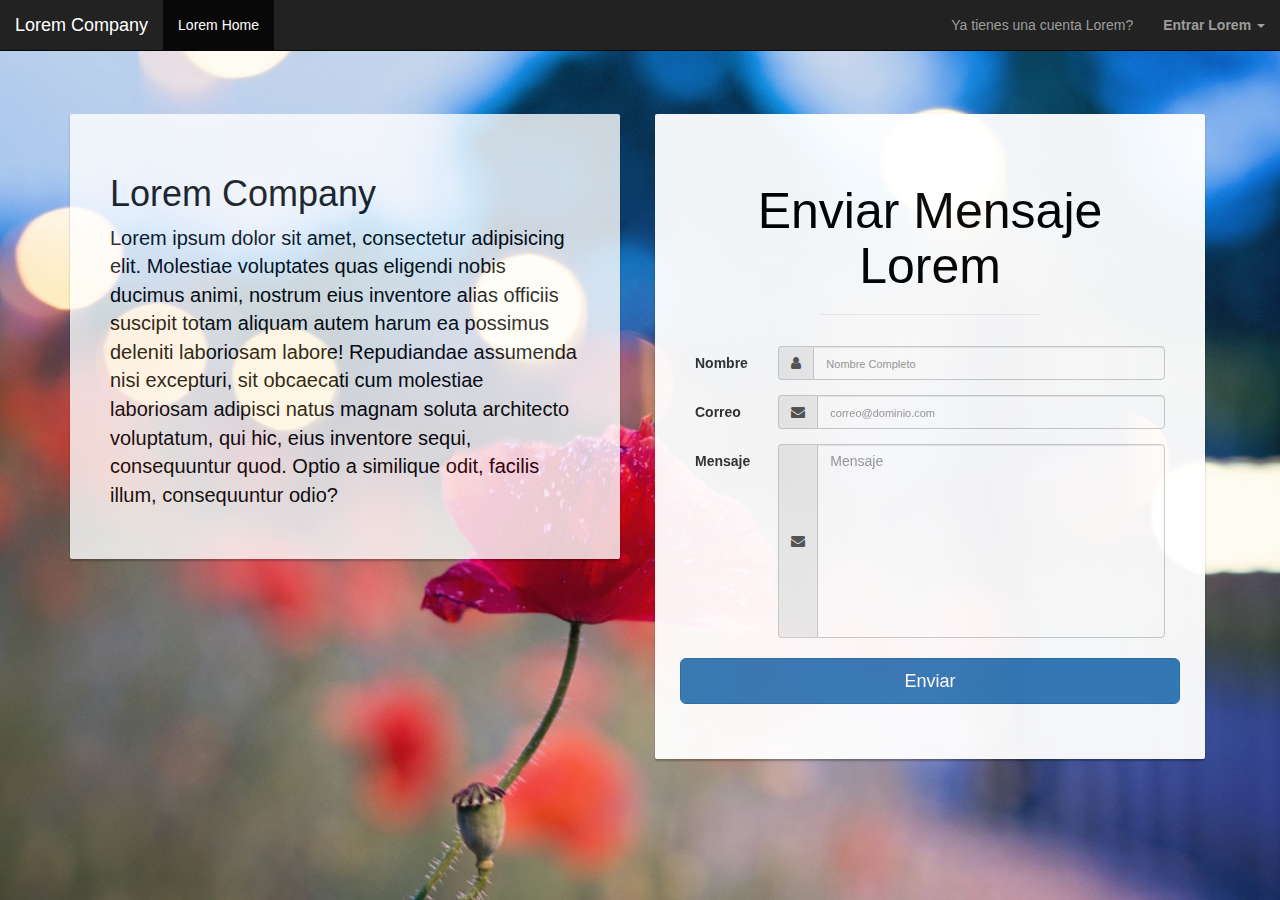
<file: index.html>
<!DOCTYPE html>
<html lang="en">
<head>
	<meta charset="UTF-8">
	<meta name="viewport" content="width=device-width, initial-scale=1.0">
	<meta http-equiv="X-UA-Compatible" content="IE=edge">
	<title>Formulario Simple</title>
	<link rel="apple-touch-icon" sizes="57x57" href="img/favicon/apple-icon-57x57.png">
	<link rel="apple-touch-icon" sizes="60x60" href="img/favicon/apple-icon-60x60.png">
	<link rel="apple-touch-icon" sizes="72x72" href="img/favicon/apple-icon-72x72.png">
	<link rel="apple-touch-icon" sizes="76x76" href="img/favicon/apple-icon-76x76.png">
	<link rel="apple-touch-icon" sizes="114x114" href="img/favicon/apple-icon-114x114.png">
	<link rel="apple-touch-icon" sizes="120x120" href="img/favicon/apple-icon-120x120.png">
	<link rel="apple-touch-icon" sizes="144x144" href="img/favicon/apple-icon-144x144.png">
	<link rel="apple-touch-icon" sizes="152x152" href="img/favicon/apple-icon-152x152.png">
	<link rel="apple-touch-icon" sizes="180x180" href="img/favicon/apple-icon-180x180.png">
	<link rel="icon" type="image/png" sizes="192x192"  href="img/favicon/android-icon-192x192.png">
	<link rel="icon" type="image/png" sizes="32x32" href="img/favicon/favicon-32x32.png">
	<link rel="icon" type="image/png" sizes="96x96" href="img/favicon/favicon-96x96.png">
	<link rel="icon" type="image/png" sizes="16x16" href="img/favicon/favicon-16x16.png">
	<link rel="manifest" href="img/favicon/manifest.json">
	<meta name="msapplication-TileColor" content="#ffffff">
	<meta name="msapplication-TileImage" content="img/favicon/ms-icon-144x144.png">
	<meta name="theme-color" content="#ffffff">

	<link href="css/bootstrap.min.css" rel="stylesheet">
    <link rel="stylesheet" type="text/css" href="fonts/fa/css/font-awesome.css">
    <link rel="stylesheet" type="text/css" href="css/style.css">
</head>
<body>
	<header>
		<nav class="navbar navbar-default navbar-inverse navbar-fixed-top" role="navigation">
			<div class="container-fluid">
				<div class="navbar-header">
					<button class="navbar-toggle collapsed" data-toggle="collapse" data-target="#bs-example-navbar-collapse-1">
						<span class="sr-only">Toggle navigation</span>
						<span class="icon-bar"></span>
						<span class="icon-bar"></span><span class="icon-bar"></span>
					</button>
					<a href="index.html" class="navbar-brand">Lorem Company</a>
				</div>

				<div class="collapse navbar-collapse" id="bs-example-navbar-collapse-1">
					<ul class="nav navbar-nav">
						<li class="active"><a href="#">Lorem Home<span class="sr-only">(current)</span></a></li>
        				<!-- <li><a href="#">Lorem Link</a></li> -->
					</ul>
				    <ul class="nav navbar-nav navbar-right">
				        <li><p class="navbar-text">Ya tienes una cuenta Lorem?</p></li>
				        <li class="dropdown">
				          <a href="#" class="dropdown-toggle" data-toggle="dropdown"><b>Entrar Lorem</b> <span class="caret"></span></a>
							<ul id="login-dp" class="dropdown-menu">
								<li>
									<!-- <div class="row"> -->
										<div class="text-center texto">
											Usuario? <a href="login.html"><b>Sign in Lorem!</b></a>
										</div>
									<!-- </div>	 -->
								</li>
								<li>
									<div class="bottom text-center texto">
										Nuevo? <a href="register.html"><b>Join Lorem!</b></a>
									</div>
								</li>
							</ul>
				        </li>
				    </ul>
			    </div>
			</div>
			
		</nav>
	</header>

	<main class="container">
		
		
		<section class="row main main-left">
			<div class="col-md-6">
			<article class="col-md-12 left-text main-left-login main-center">
				<h1>Lorem Company</h1>
				<p><span>Lorem ipsum dolor sit amet, consectetur adipisicing elit. Molestiae voluptates quas eligendi nobis ducimus animi, nostrum eius inventore alias officiis suscipit totam aliquam autem harum ea possimus deleniti laboriosam labore!</span>
				<span>Repudiandae assumenda nisi excepturi, sit obcaecati cum molestiae laboriosam adipisci natus magnam soluta architecto voluptatum, qui hic, eius inventore sequi, consequuntur quod. Optio a similique odit, facilis illum, consequuntur odio?</span>
				
				</p>				
			</article>
			</div>
			<div class="col-md-6">

			<article class="col-md-12 main-login main-center">
				<div class="panel-heading panel-heading panel-title text-center">
					<h1 class="title">Enviar Mensaje Lorem</h1>
					<hr>
				</div>
				<form class="form-horizontal" method="get" id="formMensaje" name="formMensaje" action="#">

					<!-- Usuario del portal-->
					<div class="form-group">
						<label for="nombre" class="col-sm-2 control-label">Nombre</label>
						<div class="col-sm-10">
							<div class="input-group">
								<span class="input-group-addon"><i class="fa fa-user fa" aria-hidden="true"></i></span>
								<input type="text" name="nombre" class="form-control" id="nombre" placeholder="Nombre Completo" minlength="10" required>
							</div>
						</div>
					</div>


					<!-- Contraseña de Usuario-->
					<div class="form-group">
						<label for="correo" class="col-sm-2 control-label">Correo</label>
						<div class="col-sm-10">
							<div class="input-group">
								<span class="input-group-addon"><i class="fa fa-envelope fa" aria-hidden="true"></i></span>
								<input type="email" name="correo" class="form-control" id="correo" placeholder="correo@dominio.com" minlength="6" required>
							</div>
						</div>
					</div>

					<div class="form-group">
						<label for="mensaje" class="col-sm-2 control-label">Mensaje</label>
						<div class="col-sm-10">
							<div class="input-group">
								<span class="input-group-addon"><i class="fa fa-envelope fa" aria-hidden="true"></i></span>
								<textarea class="form-control" name="mensaje" id="mensaje" rows="9" cols="25" placeholder="Mensaje" minlength="4" maxlength="145" required></textarea>
							</div>
						</div>
					</div>

					<div class="form-group">
						<button class="btn btn-primary btn-lg btn-block login-button" id="entrar">Enviar</button>
					</div>

				</form>
				
				<div id="mensaje-error" class="alert alert-danger alert-dismissable fade in">
					<!-- <a href="#" class="close" data-dismiss="alert" aria-label="close">&times;</a> -->
    				<strong>Error!</strong> Algunos de los datos ingresados no son correctos.
				</div>

				<div id="mensaje-envio" class="alert alert-success alert-dismissable">
					<strong>Exito!</strong> Mensaje enviado correctamente.
				</div>

			</article>
			</div>

			
		</section>
		
	</main>

	<footer>
		
	</footer>


	<script src="js/jquery.js"></script>
    <!-- Include all compiled plugins (below), or include individual files as needed -->
    <script src="js/bootstrap.min.js"></script>
	<!-- script personalizado -->
	<script type="text/javascript" src="js/script.js"></script>
</body>
</html>
</file>
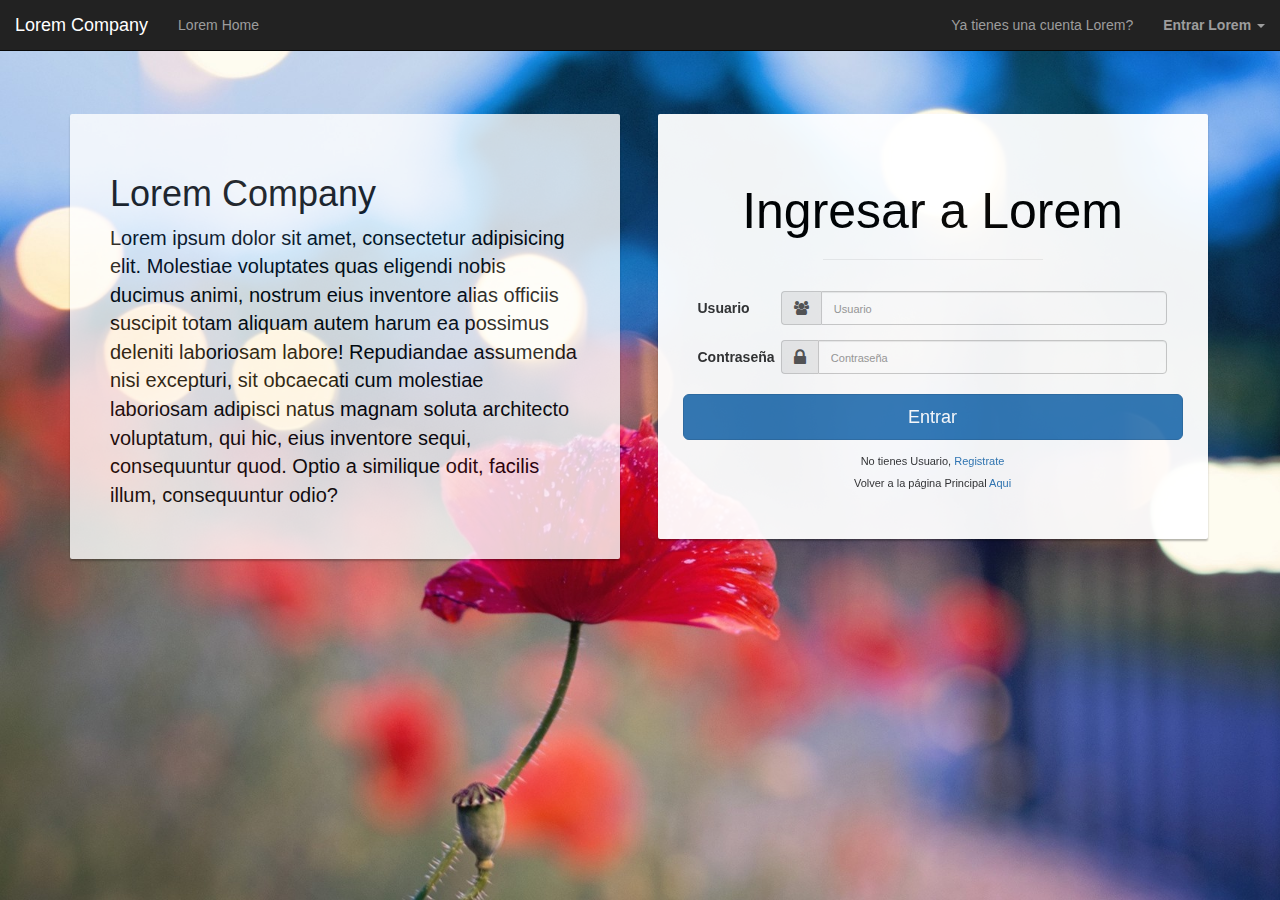
<file: login.html>
<!DOCTYPE html>
<html lang="en">
<head>
	<meta charset="UTF-8">
	<meta name="viewport" content="width=device-width, initial-scale=1.0">
	<meta http-equiv="X-UA-Compatible" content="IE=edge">

	<title>Formulario Simple</title>
	<link rel="apple-touch-icon" sizes="57x57" href="img/favicon/apple-icon-57x57.png">
	<link rel="apple-touch-icon" sizes="60x60" href="img/favicon/apple-icon-60x60.png">
	<link rel="apple-touch-icon" sizes="72x72" href="img/favicon/apple-icon-72x72.png">
	<link rel="apple-touch-icon" sizes="76x76" href="img/favicon/apple-icon-76x76.png">
	<link rel="apple-touch-icon" sizes="114x114" href="img/favicon/apple-icon-114x114.png">
	<link rel="apple-touch-icon" sizes="120x120" href="img/favicon/apple-icon-120x120.png">
	<link rel="apple-touch-icon" sizes="144x144" href="img/favicon/apple-icon-144x144.png">
	<link rel="apple-touch-icon" sizes="152x152" href="img/favicon/apple-icon-152x152.png">
	<link rel="apple-touch-icon" sizes="180x180" href="img/favicon/apple-icon-180x180.png">
	<link rel="icon" type="image/png" sizes="192x192"  href="img/favicon/android-icon-192x192.png">
	<link rel="icon" type="image/png" sizes="32x32" href="img/favicon/favicon-32x32.png">
	<link rel="icon" type="image/png" sizes="96x96" href="img/favicon/favicon-96x96.png">
	<link rel="icon" type="image/png" sizes="16x16" href="img/favicon/favicon-16x16.png">
	<link rel="manifest" href="img/favicon/manifest.json">
	<meta name="msapplication-TileColor" content="#ffffff">
	<meta name="msapplication-TileImage" content="img/favicon/ms-icon-144x144.png">
	<meta name="theme-color" content="#ffffff">

	<link href="css/bootstrap.min.css" rel="stylesheet">
    <link rel="stylesheet" type="text/css" href="fonts/fa/css/font-awesome.css">
    <link rel="stylesheet" type="text/css" href="css/style.css">
</head>
<body>
	<header>
		<nav class="navbar navbar-default navbar-inverse navbar-fixed-top" role="navigation">
			<div class="container-fluid">
				<div class="navbar-header">
					<button class="navbar-toggle collapsed" data-toggle="collapse" data-target="#bs-example-navbar-collapse-1">
						<span class="sr-only">Toggle navigation</span>
						<span class="icon-bar"></span>
						<span class="icon-bar"></span><span class="icon-bar"></span>
					</button>
					<a href="index.html" class="navbar-brand">Lorem Company</a>
				</div>

				<div class="collapse navbar-collapse" id="bs-example-navbar-collapse-1">
					<ul class="nav navbar-nav">
						<li><a href="index.html">Lorem Home</a></li>
        				<!-- <li><a href="#">Lorem Link</a></li> -->
					</ul>
			        <ul class="nav navbar-nav navbar-right">
				        <li><p class="navbar-text">Ya tienes una cuenta Lorem?</p></li>
				        <li class="dropdown">
				          <a href="#" class="dropdown-toggle" data-toggle="dropdown"><b>Entrar Lorem</b> <span class="caret"></span></a>
							<ul id="login-dp" class="dropdown-menu">
								<li>
									<!-- <div class="row"> -->
										<div class="text-center texto">
											Usuario? <a href="login.html"><b>Sign in Lorem!</b></a>
										</div>
									<!-- </div>	 -->
									<!-- <div class="row"> -->
										<div class="bottom text-center texto">
											Nuevo? <a href="register.html"><b>Join Lorem!</b></a>
										</div>
									<!-- </div> -->
								</li>
							</ul>
				        </li>
			        </ul>
			    </div>
			</div>
			
		</nav>
	</header>

	<main class="container">
		<section class="row main">
			<div class="col-md-6">
				<article class="col-md-12 left-text main-left-login main-center">
					<h1>Lorem Company</h1>
					<p><span>Lorem ipsum dolor sit amet, consectetur adipisicing elit. Molestiae voluptates quas eligendi nobis ducimus animi, nostrum eius inventore alias officiis suscipit totam aliquam autem harum ea possimus deleniti laboriosam labore!</span>
					<span>Repudiandae assumenda nisi excepturi, sit obcaecati cum molestiae laboriosam adipisci natus magnam soluta architecto voluptatum, qui hic, eius inventore sequi, consequuntur quod. Optio a similique odit, facilis illum, consequuntur odio?</span>
					
					</p>				
				</article>
			</div>
			<div class="col-md-6">
				<article class="main-login main-center">
					<div class="panel-heading panel-title text-center">
						<h1 class="title">Ingresar a Lorem</h1>
						<hr>
					</div>
					<form class="form-horizontal" method="get" id="formLogin" name="formLogin" action="index.html">
			
						<!-- Usuario del portal-->
						<div class="form-group">
							<label for="usuario" class="col-sm-2 control-label">Usuario</label>
							<div class="col-sm-10">
								<div class="input-group">
									<span class="input-group-addon"><i class="fa fa-users fa" aria-hidden="true"></i></span>
									<input type="email" name="usuario" class="form-control" id="usuario" placeholder="Usuario" required>
								</div>
							</div>
						</div>


						<!-- Contraseña de Usuario-->
						<div class="form-group">
							<label for="clave" class="col-sm-2 control-label">Contraseña</label>
							<div class="col-sm-10">
								<div class="input-group">
									<span class="input-group-addon"><i class="fa fa-lock fa-lg" aria-hidden="true"></i></span>
									<input type="password" name="clave" class="form-control" id="clave" placeholder="Contraseña" required>
								</div>
							</div>
						</div>

						<div class="form-group">
							<button class="btn btn-primary btn-lg btn-block login-button" id="entrar">Entrar</button>
						</div>

						<div class="login-register">
							<h4>No tienes Usuario, <a href="register.html">Registrate</a></h4>
							<h4>Volver a la página Principal <a href="index.html">Aqui</a></h4>
						</div>

					</form>
					
					<div id="mensaje-error" class="alert alert-danger alert-dismissable fade in">
						<!-- <a href="#" class="close" data-dismiss="alert" aria-label="close">&times;</a> -->
	    				<strong>Error!</strong> Algunos de los datos ingresados no son correctos.
					</div>

				</article>
			</div>
			
		</section>
		
	</main>


    <!-- jQuery (necessary for Bootstrap's JavaScript plugins) -->
    <script src="js/jquery.js"></script>
    <!-- Include all compiled plugins (below), or include individual files as needed -->
    <script src="js/bootstrap.min.js"></script>
	<!-- script personalizado -->
	<script type="text/javascript" src="js/script.js"></script>    
</body>
</html>
</file>
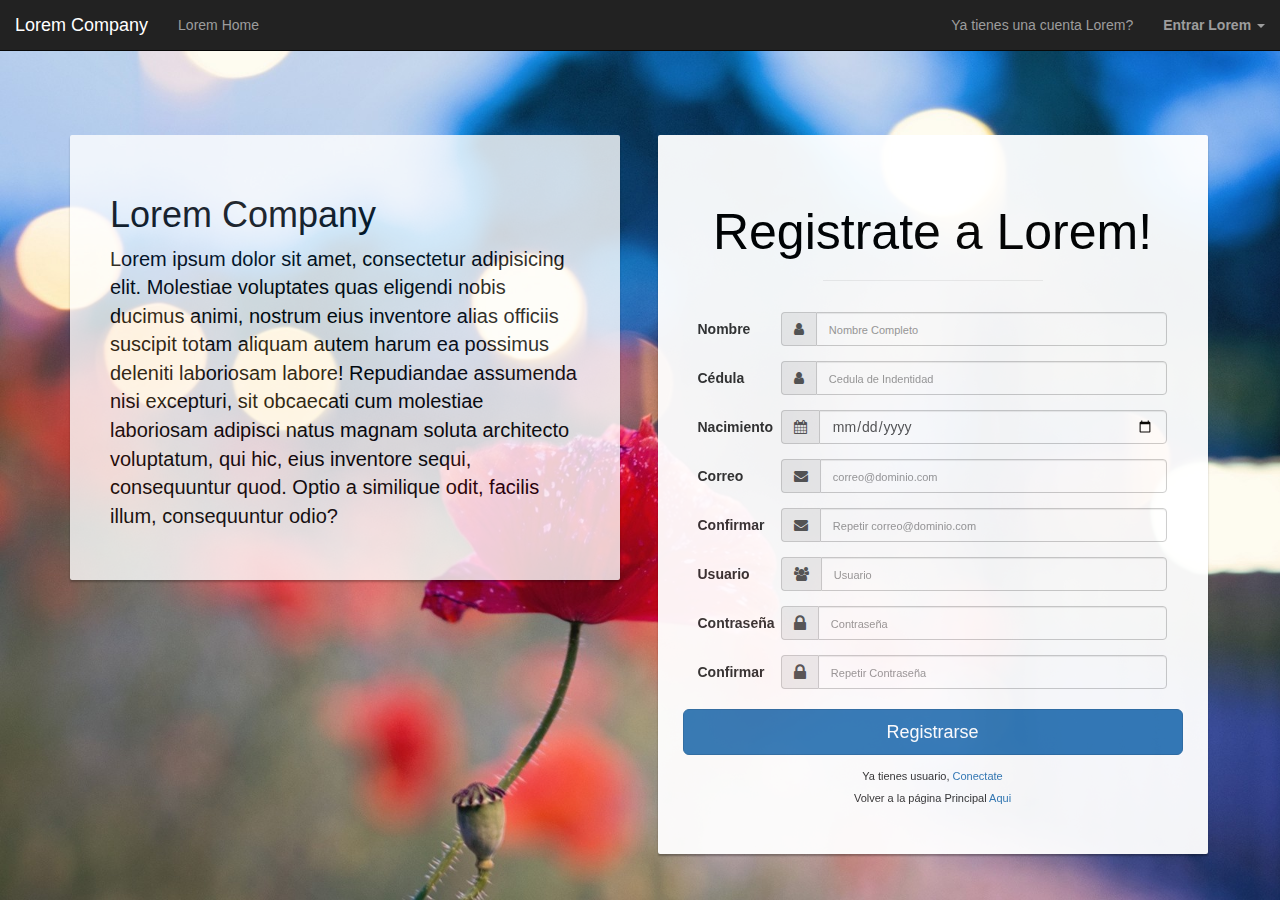
<file: register.html>
<!DOCTYPE html>
<html lang="en">
<head>
	<meta charset="UTF-8">
	<meta name="viewport" content="width=device-width, initial-scale=1.0">
	<meta http-equiv="X-UA-Compatible" content="IE=edge">

	<title>Formulario Simple</title>
	<link rel="apple-touch-icon" sizes="57x57" href="img/favicon/apple-icon-57x57.png">
	<link rel="apple-touch-icon" sizes="60x60" href="img/favicon/apple-icon-60x60.png">
	<link rel="apple-touch-icon" sizes="72x72" href="img/favicon/apple-icon-72x72.png">
	<link rel="apple-touch-icon" sizes="76x76" href="img/favicon/apple-icon-76x76.png">
	<link rel="apple-touch-icon" sizes="114x114" href="img/favicon/apple-icon-114x114.png">
	<link rel="apple-touch-icon" sizes="120x120" href="img/favicon/apple-icon-120x120.png">
	<link rel="apple-touch-icon" sizes="144x144" href="img/favicon/apple-icon-144x144.png">
	<link rel="apple-touch-icon" sizes="152x152" href="img/favicon/apple-icon-152x152.png">
	<link rel="apple-touch-icon" sizes="180x180" href="img/favicon/apple-icon-180x180.png">
	<link rel="icon" type="image/png" sizes="192x192"  href="img/favicon/android-icon-192x192.png">
	<link rel="icon" type="image/png" sizes="32x32" href="img/favicon/favicon-32x32.png">
	<link rel="icon" type="image/png" sizes="96x96" href="img/favicon/favicon-96x96.png">
	<link rel="icon" type="image/png" sizes="16x16" href="img/favicon/favicon-16x16.png">
	<link rel="manifest" href="img/favicon/manifest.json">
	<meta name="msapplication-TileColor" content="#ffffff">
	<meta name="msapplication-TileImage" content="img/favicon/ms-icon-144x144.png">
	<meta name="theme-color" content="#ffffff">

	<link href="css/bootstrap.min.css" rel="stylesheet">
    <link rel="stylesheet" type="text/css" href="fonts/fa/css/font-awesome.css">
    <link rel="stylesheet" type="text/css" href="css/style.css">
</head>
<body>
	
	<header>
		<nav class="navbar navbar-default navbar-inverse navbar-fixed-top" role="navigation">
			<div class="container-fluid">
				<div class="navbar-header">
					<button class="navbar-toggle collapsed" data-toggle="collapse" data-target="#bs-example-navbar-collapse-1">
						<span class="sr-only">Toggle navigation</span>
						<span class="icon-bar"></span>
						<span class="icon-bar"></span><span class="icon-bar"></span>
					</button>
					<a href="index.html" class="navbar-brand">Lorem Company</a>
				</div>

				<div class="collapse navbar-collapse" id="bs-example-navbar-collapse-1">
					<ul class="nav navbar-nav">
						<li><a href="index.html">Lorem Home</a></li>
        				<!-- <li><a href="#">Lorem Link</a></li> -->
					</ul>
			      	<ul class="nav navbar-nav navbar-right">
				        <li><p class="navbar-text">Ya tienes una cuenta Lorem?</p></li>
				        <li class="dropdown">
				          <a href="#" class="dropdown-toggle" data-toggle="dropdown"><b>Entrar Lorem</b> <span class="caret"></span></a>
							<ul id="login-dp" class="dropdown-menu">
								<li>
									<div class="row">
										<div class="text-center texto">
											Usuario? <a href="login.html"><b>Sign in Lorem!</b></a>
										</div>
									</div>	
									<div class="row">
										<div class="bottom text-center texto">
											Nuevo? <a href="register.html"><b>Join Lorem!</b></a>
										</div>
									</div>
								</li>
							</ul>
				        </li>
				    </ul>
			    </div>
			</div>
			
		</nav>		
	</header>
	<main class="container">
		<section class="row main">
			<header class="panel-heading">

			</header>

			<div class="col-md-6">
				<article class="col-md-12 left-text main-left-login main-center">
					<h1>Lorem Company</h1>
					<p><span>Lorem ipsum dolor sit amet, consectetur adipisicing elit. Molestiae voluptates quas eligendi nobis ducimus animi, nostrum eius inventore alias officiis suscipit totam aliquam autem harum ea possimus deleniti laboriosam labore!</span>
					<span>Repudiandae assumenda nisi excepturi, sit obcaecati cum molestiae laboriosam adipisci natus magnam soluta architecto voluptatum, qui hic, eius inventore sequi, consequuntur quod. Optio a similique odit, facilis illum, consequuntur odio?</span>
					
					</p>				
				</article>
			</div>
			<div class="col-md-6">
				<article class="main-login main-center">
					<div class="panel-heading panel-title text-center">
						<h1 class="title">Registrate a Lorem!</h1>
						<hr>
					</div>
					<div id="mensaje-error" class="alert alert-danger alert-dismissable fade in">
						<!-- <a href="#" class="close" data-dismiss="alert" aria-label="close">&times;</a> -->
	    				<strong>Error!</strong> Algunos de los datos ingresados no son correctos.
					</div>
					<form class="form-horizontal" id="formRegister" name="formRegister" method="get" action="index.html">

						<!-- Nombre personal del usuario -->
						<div class="form-group">
							<label for="nombre" class="col-sm-2 control-label">Nombre</label>
							<div class="col-sm-10">
								<div class="input-group">
									<span class="input-group-addon"><i class="fa fa-user fa" aria-hidden="true"></i></span>
									<input type="text" name="nombre" class="form-control" id="nombre" placeholder="Nombre Completo" minlength="10" required>
								</div>
							</div>
						</div>
						<!-- Correo del usuario -->
						<div class="form-group">
							<label for="cedula" class="col-sm-2 control-label">Cédula</label>
							<div class="col-sm-10">
								<div class="input-group">
									<span class="input-group-addon"><i class="fa fa-user fa" aria-hidden="true"></i></span>
									<input type="text" name="cedula" class="form-control" id="cedula" placeholder="Cedula de Indentidad" minlength="10" maxlength="10" required>
								</div>
							</div>
						</div>
						<!-- Fecha de Nacimiento -->
						<div class="form-group">
							<label for="nacimiento" class="col-sm-2 control-label">Nacimiento</label>
							<div class="col-sm-10">
								<div class="input-group">
									<span class="input-group-addon"><i class="fa fa-calendar fa" aria-hidden="true"></i></span>
									<input type="date" name="nacimiento" class="form-control" id="nacimiento" required>
								</div>
							</div>
						</div>		
						
						<!-- Correo Electronico -->
						<div class="form-group">
							<label for="correo" class="col-sm-2 control-label">Correo</label>
							<div class="col-sm-10">
								<div class="input-group">
									<span class="input-group-addon"><i class="fa fa-envelope fa" aria-hidden="true"></i></span>
									<input type="email" name="correo" class="form-control" id="correo" placeholder="correo@dominio.com" minlength="6" required>
								</div>
							</div>
						</div>

						<!-- Correo Electronico  confirmacion-->
						<div class="form-group">
							<label for="correo2" class="col-sm-2 control-label">Confirmar</label>
							<div class="col-sm-10">
								<div class="input-group">
									<span class="input-group-addon"><i class="fa fa-envelope fa" aria-hidden="true"></i></span>
									<input type="email" name="correo2" class="form-control" id="correo2" placeholder="Repetir correo@dominio.com" minlength="6" required>
								</div>
							</div>
						</div>

						<!-- Usuario del portal-->
						<div class="form-group">
							<label for="usuario" class="col-sm-2 control-label">Usuario</label>
							<div class="col-sm-10">
								<div class="input-group">
									<span class="input-group-addon"><i class="fa fa-users fa" aria-hidden="true"></i></span>
									<input type="email" name="usuario" class="form-control" id="usuario" placeholder="Usuario" minlength="3" required>
								</div>
							</div>
						</div>


						<!-- Contraseña de Usuario-->
						<div class="form-group">
							<label for="clave" class="col-sm-2 control-label">Contraseña</label>
							<div class="col-sm-10">
								<div class="input-group">
									<span class="input-group-addon"><i class="fa fa-lock fa-lg" aria-hidden="true"></i></span>
									<input type="password" name="clave" class="form-control" id="clave" placeholder="Contraseña" minlength="8" required>
								</div>
							</div>
						</div>

						<!-- Cofirmar Contraseña de Usuario-->
						<div class="form-group">
							<label for="clave2" class="col-sm-2 control-label">Confirmar</label>
							<div class="col-sm-10">
								<div class="input-group">
									<span class="input-group-addon"><i class="fa fa-lock fa-lg" aria-hidden="true"></i></span>
									<input type="password" name="clave2" class="form-control" id="clave2" placeholder="Repetir Contraseña" minlength="8" required>
								</div>
							</div>
						</div>
						
						<div class="form-group">
							<button class="btn btn-primary btn-lg btn-block login-button" id="entrar">Registrarse</button>
						</div>

						<div class="login-register">
							<h4>Ya tienes usuario, <a href="login.html">Conectate</a></h4>
							<h4>Volver a la página Principal <a href="index.html">Aqui</a></h4>
						</div>

					</form>
					
				</article>
			</div>

		</section>
		
	</main>


    <!-- jQuery (necessary for Bootstrap's JavaScript plugins) -->
    <script src="js/jquery.js"></script>
    <!-- Include all compiled plugins (below), or include individual files as needed -->
    <script src="js/bootstrap.min.js"></script>
	<!-- script personalizado -->
	<script type="text/javascript" src="js/script.js"></script>

</body>
</html>
</file>
<file: css/style.css>
body {
	height: 100%;
	background-size: cover !important;
	background-attachment: fixed !important;
	background-repeat: no-repeat;
	background-color: #d3d3d3;
	background:url('../img/background.jpg');
}

.main {
	margin-top: 10%;
	margin-bottom: 30px;
}

.left-text {
	font-size: 20px;
	color: #000000;
	font-weight: 100;
}

.main-left-login {
	opacity: 0.8;
	filter: alpha(opacity=80);
	background-color: #fff;
	/*sombras con bordes redondeados*/
	-moz-border-radius: 2px;
	-webkit-border-radius: 2px;
	border-radius: 2px;
	-moz-box-shadow: 0px 2px 2px rgba(0,0,0,0.3);
	-webkit-box-shadow: 0px 2px 2px rgba(0,0,0,0.3);
	box-shadow: 0px 2px 2px rgba(0,0,0,0.3);
}

h1.title {
	/*se baja un poco el h1 para que no se monte con el menu*/
	/*padding-top: 8%; */
	font-size: 50px;
	font-weight: 400;
	color: #000;
}

hr {
	width: 50%;
	color: #000;
}

.form-group {
	margin-bottom: 15px;
}

input, input::-webkit-input-placeholder {
	font-size: 11px;
	padding-top: 3px;
}

.main-login {
	opacity: 0.95;
	filter: alpha(opacity=95);
	background-color: #fff;
	/*sombras con bordes redondeados*/
	-moz-border-radius: 2px;
	-webkit-border-radius: 2px;
	border-radius: 2px;
	-moz-box-shadow: 0px 2px 2px rgba(0,0,0,0.3);
	-webkit-box-shadow: 0px 2px 2px rgba(0,0,0,0.3);
	box-shadow: 0px 2px 2px rgba(0,0,0,0.3);
}

.main-center {
	margin-top: 30px;
	margin: 0 auto;
	max-width: 550px;
	padding: 40px 40px;
}

.login-button {
	margin-top: 5px;
}

.login-register h4 {
	font-size: 11px;
	text-align: center;
}

label {
	text-align: left !important;
}

#mensaje-error {
	display: none;
}

#mensaje-envio {
	display: none;
}

textarea {
	resize: none;
}

.texto {
	font-size: 12px;
}

@media screen and (width: 700px) {
	.main-left {
		width: 100%;
	}
}
</file>
